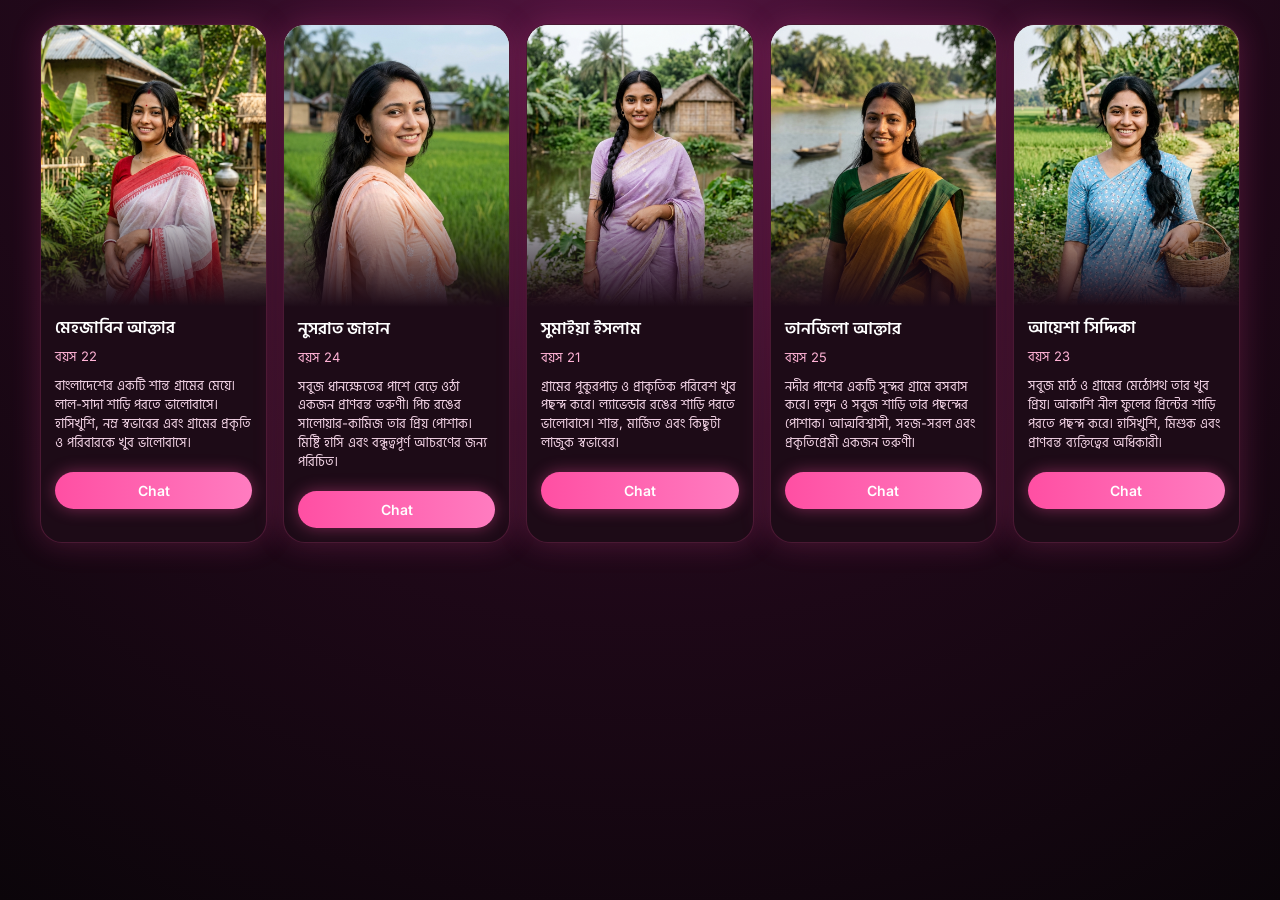
<file: index.html>
<!DOCTYPE html>
<html lang="bn">
<head>
<meta charset="UTF-8">
<meta name="viewport" content="width=device-width, initial-scale=1">
<title>Profile</title>
<link rel="preconnect" href="https://fonts.googleapis.com">
<link rel="preconnect" href="https://fonts.gstatic.com" crossorigin>
<link href="https://fonts.googleapis.com/css2?family=Hind+Siliguri:wght@400;600&family=Inter:wght@400;600&display=swap" rel="stylesheet">
<link rel="stylesheet" href="style.css">
</head>
<body>
<div id="ad-top" class="ad-slot"></div>
<main id="people" class="people"></main>
<div id="ad-bottom" class="ad-slot"></div>

<script src="data.js"></script>
<script>
const esc = s => String(s ?? "").replace(/[&<>"']/g, c => ({'&':'&amp;','<':'&lt;','>':'&gt;','"':'&quot;',"'":'&#39;'}[c]));
const digits = s => String(s || "").replace(/\D/g, "");

function card(p){
  const num = digits(p.whatsapp);
  const img = p.photo
    ? `<img src="${esc(p.photo)}" alt="${esc(p.name)}">`
    : `<div class="ph" aria-hidden="true">👤</div>`;
  return `<article class="card">
    <div class="photo">${img}</div>
    <div class="info">
      ${p.name ? `<h2>${esc(p.name)}</h2>` : ""}
      ${p.age ? `<div class="age">বয়স ${esc(p.age)}</div>` : ""}
      ${p.about ? `<p>${esc(p.about)}</p>` : ""}
      ${p.email ? `<a class="mail" href="mailto:${esc(p.email)}">✉ ${esc(p.email)}</a>` : ""}
      <button class="btn" data-chat="${num}">Chat</button>
    </div>
  </article>`;
}

// বিজ্ঞাপনের কোডে থাকা <script> যাতে চলে, সেজন্য নতুন করে তৈরি করা হচ্ছে
function setAd(el, code){
  if(!el) return;
  el.innerHTML = "";
  if(!code || !code.trim()) return;
  const t = document.createElement("template");
  t.innerHTML = code;
  t.content.querySelectorAll("script").forEach(old => {
    const s = document.createElement("script");
    for (const a of old.attributes) s.setAttribute(a.name, a.value);
    s.textContent = old.textContent;
    old.replaceWith(s);
  });
  el.appendChild(t.content);
}

if (SITE_TITLE) document.title = SITE_TITLE;

const people = [ME, ...MEMBERS].filter(p => p.name || p.photo || p.about || p.email || p.whatsapp);
let html = "", inlineCount = 0;
people.forEach((p, i) => {
  html += card(p);
  if (ADS.inline && ADS.inlineEvery > 0 && (i + 1) % ADS.inlineEvery === 0 && i + 1 < people.length) {
    html += `<div class="ad-inline" id="ad-inline-${inlineCount}"></div>`;
    inlineCount++;
  }
});
document.getElementById("people").innerHTML = html;
for (let k = 0; k < inlineCount; k++) setAd(document.getElementById("ad-inline-" + k), ADS.inline);
setAd(document.getElementById("ad-top"), ADS.top);
setAd(document.getElementById("ad-bottom"), ADS.bottom);

// Chat বাটন
document.addEventListener("click", e => {
  const b = e.target.closest("[data-chat]");
  if (!b) return;
  const num = b.dataset.chat;
  if (num) window.open("https://wa.me/" + num, "_blank", "noopener");
  else window.location.href = "unavailable.html";
});
</script>
</body>
</html>
</file>
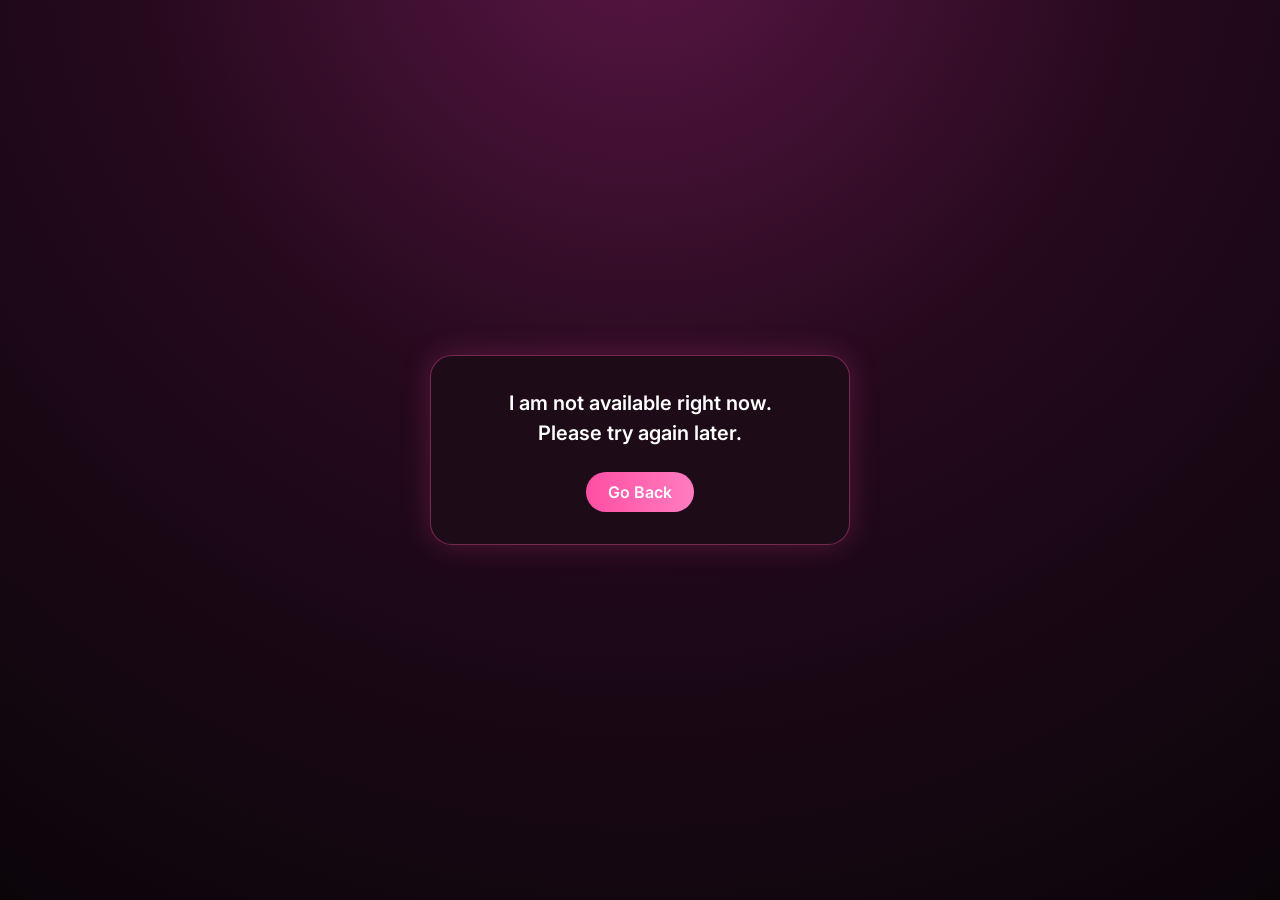
<file: unavailable.html>
<!DOCTYPE html>
<html lang="bn">
<head>
<meta charset="UTF-8">
<meta name="viewport" content="width=device-width, initial-scale=1">
<title>Not available</title>
<link rel="preconnect" href="https://fonts.googleapis.com">
<link href="https://fonts.googleapis.com/css2?family=Inter:wght@400;600&display=swap" rel="stylesheet">
<style>
*{box-sizing:border-box;margin:0}
body{
  min-height:100vh;display:grid;place-items:center;padding:20px;color:#fff;
  font-family:"Inter",system-ui,sans-serif;
  background:radial-gradient(circle at 50% -10%,#5a1645 0%,#24091c 45%,#0b050a 100%);
}
.box{
  max-width:420px;width:100%;text-align:center;padding:32px 24px;border-radius:22px;
  background:#1d0b17;border:1px solid #ff4fa366;box-shadow:0 0 30px #ff4fa338;
}
h1{font-size:20px;font-weight:600;line-height:1.5}
p{margin-top:24px}
a{display:inline-block;margin-top:24px;padding:10px 22px;border-radius:999px;
  background:linear-gradient(90deg,#ff4fa3,#ff7cc0);color:#fff;font-weight:600;text-decoration:none}
a:focus-visible{outline:3px solid #fff;outline-offset:2px}
</style>
</head>
<body>
<div class="box">
  <h1>I am not available right now.<br>Please try again later.</h1>
  <a href="index.html">Go Back</a>
</div>
</body>
</html>
</file>
<file: style.css>
:root{--pink:#ff4fa3;--pink-soft:#ffb3d6;--muted:#f5d6e8}
*{box-sizing:border-box;margin:0}
body{
  font-family:"Inter","Hind Siliguri",system-ui,sans-serif;color:#fff;min-height:100vh;
  background:radial-gradient(circle at 50% -10%,#5a1645 0%,#24091c 45%,#0b050a 100%) fixed;
  padding:24px 14px 60px;
}
.ad-slot{width:100%;max-width:1200px;margin:0 auto 18px}
.ad-slot:empty{display:none}
.people{
  max-width:1200px;margin:0 auto;display:grid;gap:22px 16px;
  grid-template-columns:repeat(2,minmax(0,1fr));
}
@media(min-width:700px){.people{grid-template-columns:repeat(3,minmax(0,1fr))}}
@media(min-width:1000px){.people{grid-template-columns:repeat(4,minmax(0,1fr))}}
@media(min-width:1200px){.people{grid-template-columns:repeat(5,minmax(0,1fr))}}
.ad-inline{grid-column:1/-1}
.ad-inline:empty{display:none}

/* কার্ড: ওপরে পুরো ছবি, নিচে আলাদা তথ্যের অংশ (মুখ লেখার নিচে চাপা পড়বে না) */
.card{
  border-radius:22px;overflow:hidden;background:#1d0b17;
  border:1px solid #ff4fa333;box-shadow:0 0 30px #ff4fa338;
  display:flex;flex-direction:column;
}
.photo{position:relative;aspect-ratio:4/5;background:#f4f4f4;overflow:hidden}
.photo img{position:absolute;inset:0;width:100%;height:100%;object-fit:cover;object-position:center 8%;display:block}
.ph{position:absolute;inset:0;display:grid;place-items:center;font-size:56px;background:linear-gradient(#f3c6df,#b8568a)}
/* ছবির নিচের অংশ ধীরে ধীরে কার্ডের রঙে মিশবে */
.photo::after{
  content:"";position:absolute;left:0;right:0;bottom:0;height:38%;pointer-events:none;
  background:linear-gradient(to bottom,rgba(29,11,23,0),#1d0b17 100%);
}
.info{padding:12px 14px 14px;display:flex;flex-direction:column;gap:4px;margin-top:-4px}
.info h2{font-size:17px;font-weight:600}
.age{color:var(--pink-soft);font-size:13px}
.info p{color:var(--muted);font-size:13px;line-height:1.45;margin:4px 0 6px}
.mail{color:var(--pink-soft);font-size:12px;word-break:break-all;text-decoration:none}
.mail:hover{text-decoration:underline}
.btn{
  margin-top:10px;padding:10px;border:0;border-radius:999px;cursor:pointer;
  font-family:inherit;font-weight:600;font-size:14px;color:#fff;
  background:linear-gradient(90deg,#ff4fa3,#ff7cc0);box-shadow:0 0 16px #ff4fa366;
  transition:transform .15s,filter .15s;
}
.btn:hover{transform:translateY(-2px);filter:brightness(1.08)}
.btn:focus-visible{outline:3px solid #fff;outline-offset:2px}
#toast{
  position:fixed;left:50%;bottom:24px;transform:translate(-50%,20px);opacity:0;
  background:#2a0f22;border:1px solid var(--pink);padding:12px 18px;border-radius:12px;
  font-size:14px;max-width:90vw;text-align:center;pointer-events:none;transition:.3s;
}
#toast.show{opacity:1;transform:translate(-50%,0)}
@media (prefers-reduced-motion:reduce){*{transition:none!important}}
</file>
